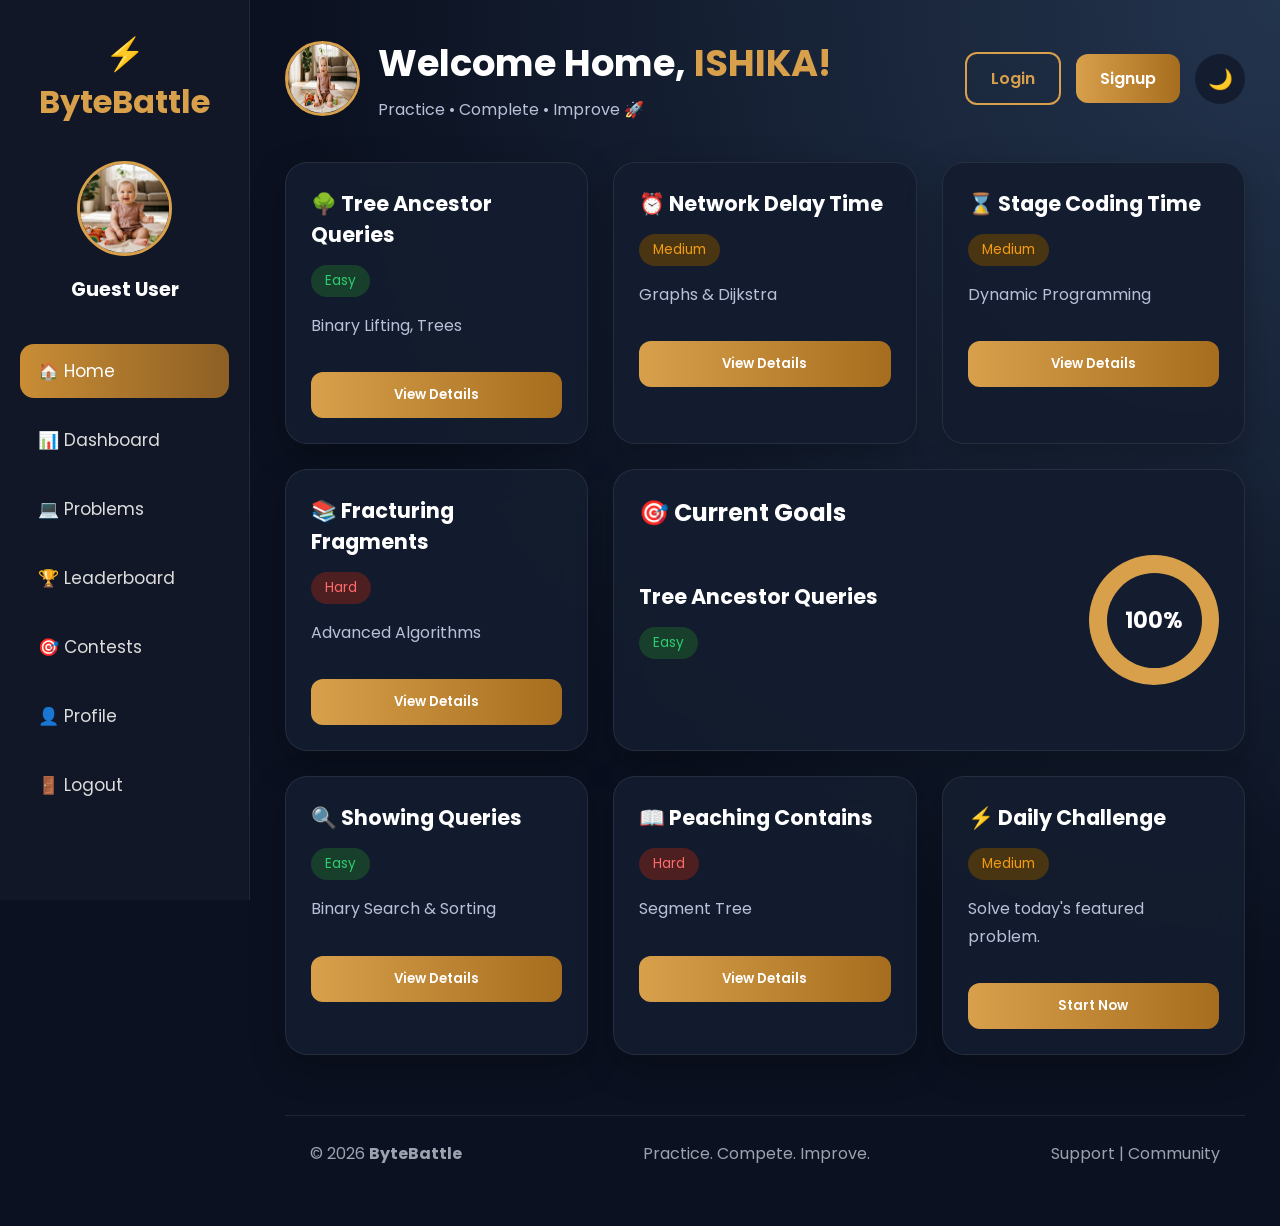
<file: html/index.html>
<!DOCTYPE html>
<html lang="en">

<head>

    <meta charset="UTF-8">

    <meta
        name="viewport"
        content="width=device-width, initial-scale=1.0">

    <title>ByteBattle | Home</title>

    <link
        rel="stylesheet"
        href="../css/style.css">

    <link
        rel="stylesheet"
        href="../css/home.css">

    <link
href="https://fonts.googleapis.com/css2?family=Poppins:wght@300;400;500;600;700&display=swap"
rel="stylesheet">

</head>

<body>



<aside class="sidebar">

    <div class="logo">

        <h2>⚡ ByteBattle</h2>

    </div>

    <div class="profile-box">

        <img
        src="../img/profile.png"
        id="profileImage"
        alt="Profile">

        <h3 id="userName">

            Guest User

        </h3>

    </div>

    <ul class="menu">

        <li class="active">

            <a href="index.html">

                🏠 Home

            </a>

        </li>

        <li>

            <a href="dashboard.html">

                📊 Dashboard

            </a>

        </li>

        <li>

            <a href="problems.html">

                💻 Problems

            </a>

        </li>

        <li>

            <a href="leaderboard.html">

                🏆 Leaderboard

            </a>

        </li>

        <li>

            <a href="contest.html">

                🎯 Contests

            </a>

        </li>

        <li>

            <a href="profile.html">

                👤 Profile

            </a>

        </li>

        <li>

            <a href="login.html"
               id="logoutBtn">

                🚪 Logout

            </a>

        </li>

    </ul>

</aside>


<main class="main-content">

<header class="topbar">

<div class="welcome">

<img
src="../img/profile.png"
class="welcome-avatar">

<div>

<h1>

Welcome Home,

<span id="welcomeName">

ISHIKA!

</span>

</h1>

<p>

Practice • Complete • Improve 🚀

</p>

</div>

</div>

<div class="top-buttons">

<a
href="login.html"
class="login-btn">

Login

</a>

<a
href="signup.html"
class="signup-btn">

Signup

</a>

<button
id="themeToggle">

🌙

</button>

</div>

</header>



<section class="cards">

<div class="card">

<h3>

🌳 Tree Ancestor Queries

</h3>

<span class="easy">

Easy

</span>

<p>

Binary Lifting, Trees

</p>

<button>

View Details

</button>

</div>

<div class="card">

<h3>

⏰ Network Delay Time

</h3>

<span class="medium">

Medium

</span>

<p>

Graphs & Dijkstra

</p>

<button>

View Details

</button>

</div>

<div class="card">

<h3>

⌛ Stage Coding Time

</h3>

<span class="medium">

Medium

</span>

<p>

Dynamic Programming

</p>

<button>

View Details

</button>

</div>

<div class="card">

<h3>

📚 Fracturing Fragments

</h3>

<span class="hard">

Hard

</span>

<p>

Advanced Algorithms

</p>

<button>

View Details

</button>

</div>


<div class="card goal-card">

    <h2>🎯 Current Goals</h2>

    <div class="goal-content">

        <div>

            <h3>Tree Ancestor Queries</h3>

            <span class="easy">
                Easy
            </span>

        </div>

        <div class="circle">

            <div class="circle-inner">

                100%

            </div>

        </div>

    </div>

</div>

<div class="card">

    <h3>

        🔍 Showing Queries

    </h3>

    <span class="easy">

        Easy

    </span>

    <p>

        Binary Search & Sorting

    </p>

    <button>

        View Details

    </button>

</div>

<div class="card">

    <h3>

        📖 Peaching Contains

    </h3>

    <span class="hard">

        Hard

    </span>

    <p>

        Segment Tree

    </p>

    <button>

        View Details

    </button>

</div>

<div class="card">

    <h3>

        ⚡ Daily Challenge

    </h3>

    <span class="medium">

        Medium

    </span>

    <p>

        Solve today's featured problem.

    </p>

    <button>

        Start Now

    </button>

</div>

</section>



<footer class="footer">

    <div>

        © 2026 <strong>ByteBattle</strong>

    </div>

    <div>

        Practice.
        Compete.
        Improve.

    </div>

    <div>

        Support |
        Community

    </div>

</footer>

</main>


<script src="../js/script.js"></script>

<script src="../js/home.js"></script>

</body>

</html>
</file>
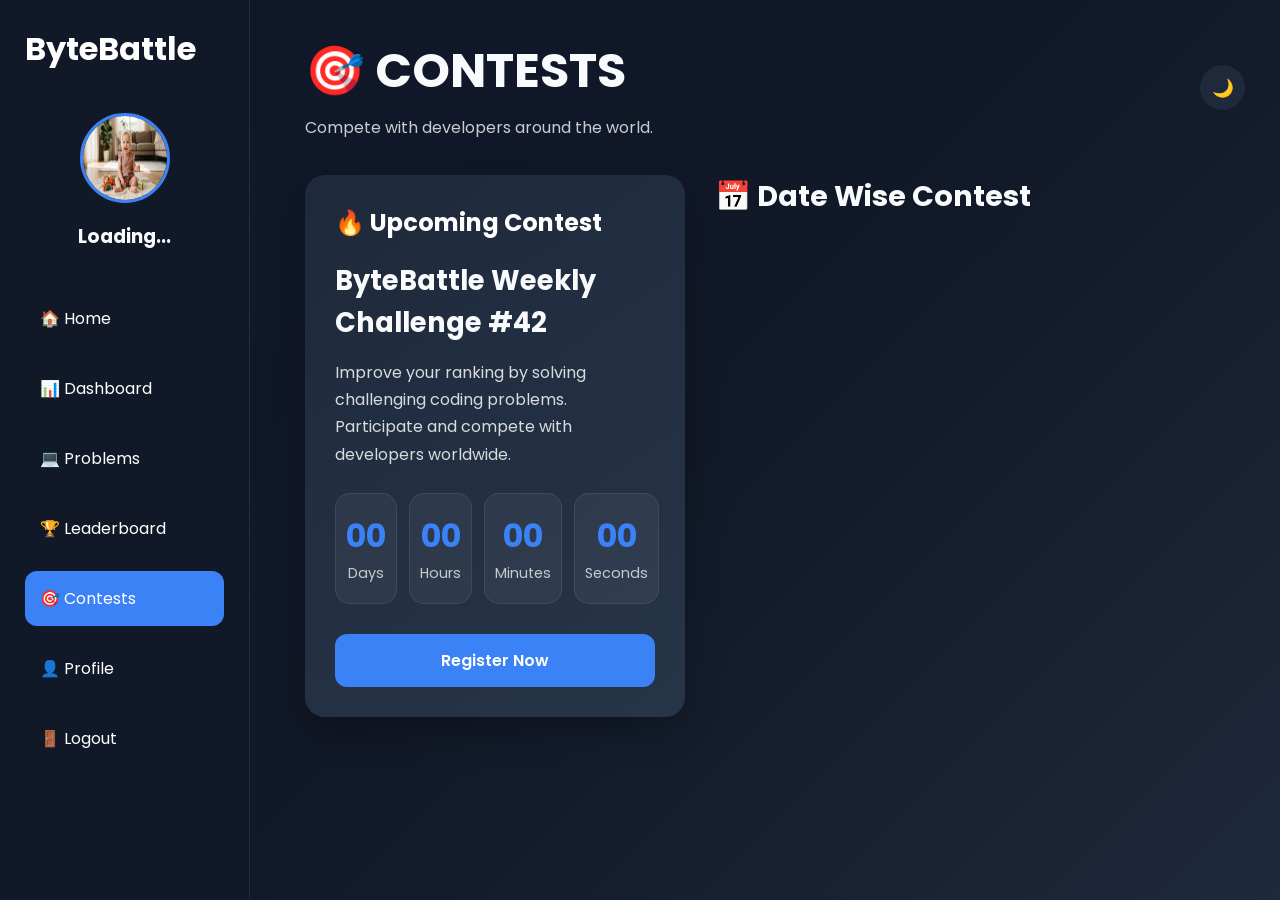
<file: html/contest.html>
<!DOCTYPE html>
<html lang="en">

<head>

    <meta charset="UTF-8">

    <meta
        name="viewport"
        content="width=device-width, initial-scale=1.0">

    <title>ByteBattle | Contests</title>

    <link
        rel="stylesheet"
        href="../css/style.css">

    <link
        rel="stylesheet"
        href="../css/contest.css">

    <link
        href="https://fonts.googleapis.com/css2?family=Poppins:wght@300;400;500;600;700&display=swap"
        rel="stylesheet">

</head>

<body>

<aside class="sidebar">

    <div class="sidebar-logo">

        <h2>ByteBattle</h2>

    </div>

    <div class="sidebar-user">

        <img
            src="../img/profile.png"
            alt="Profile">

        <h3 id="sidebarName">
            Loading...
        </h3>

    </div>

    <ul class="sidebar-links">

        <li>
            <a href="index.html">
                🏠 Home
            </a>
        </li>

        <li>
            <a href="dashboard.html">
                📊 Dashboard
            </a>
        </li>

        <li>
            <a href="problems.html">
                💻 Problems
            </a>
        </li>

        <li>
            <a href="leaderboard.html">
                🏆 Leaderboard
            </a>
        </li>

        <li class="active">

            <a href="contest.html">

                🎯 Contests

            </a>

        </li>

        <li>

            <a href="profile.html">

                👤 Profile

            </a>

        </li>

        <li>

            <a href="#"
               id="logoutBtn">

                🚪 Logout

            </a>

        </li>

    </ul>

</aside>

<main class="contest-page">

    <header class="contest-header">

        <div>

            <h1>

                🎯 CONTESTS

            </h1>

            <p>

                Compete with developers around the world.

            </p>

        </div>

        <button
            id="themeToggle"
            class="theme-btn">

            🌙

        </button>

    </header>

    <div class="contest-layout">


        <section class="contest-left">

            <div class="featured-contest">

                <h2>🔥 Upcoming Contest</h2>

                <h3 id="contestTitle">
                    ByteBattle Weekly Challenge #42
                </h3>

                <p>
                    Improve your ranking by solving challenging coding problems.
                    Participate and compete with developers worldwide.
                </p>

                <div class="countdown">

                    <div class="time-box">
                        <h1 id="days">00</h1>
                        <span>Days</span>
                    </div>

                    <div class="time-box">
                        <h1 id="hours">00</h1>
                        <span>Hours</span>
                    </div>

                    <div class="time-box">
                        <h1 id="minutes">00</h1>
                        <span>Minutes</span>
                    </div>

                    <div class="time-box">
                        <h1 id="seconds">00</h1>
                        <span>Seconds</span>
                    </div>

                </div>

                <button
                    class="register-btn"
                    id="registerBtn">

                    Register Now

                </button>

            </div>

        </section>


        <section class="contest-right">

            <h2 class="section-title">

                📅 Date Wise Contest

            </h2>

            <div id="contestContainer">

            </div>

        </section>

    </div>

</main>

<script src="../js/script.js"></script>
<script src="../js/contest.js"></script>

</body>

</html>
</file>
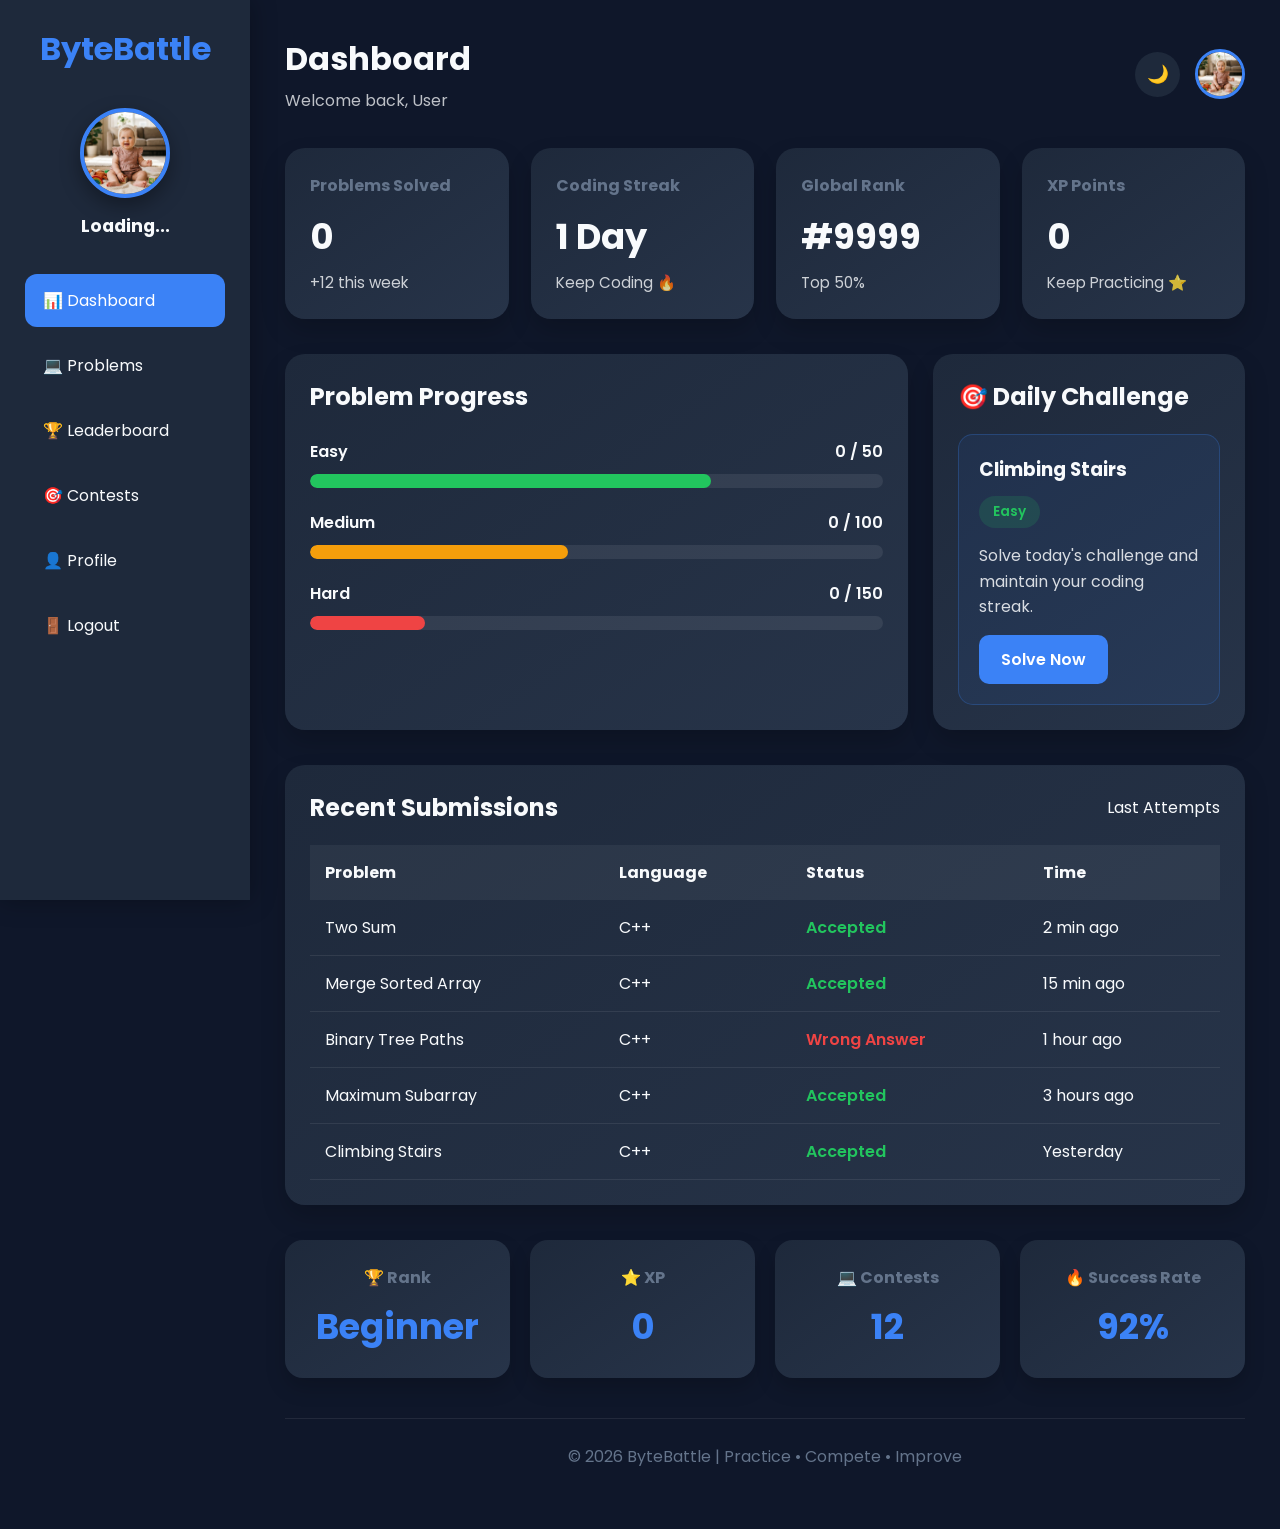
<file: html/dashboard.html>
<!DOCTYPE html>
<html lang="en">

<head>

    <meta charset="UTF-8">

    <meta
        name="viewport"
        content="width=device-width, initial-scale=1.0">

    <title>ByteBattle | Dashboard</title>

    <link
        rel="stylesheet"
        href="../css/style.css">

    <link
        rel="stylesheet"
        href="../css/dashboard.css">

    <link
        href="https://fonts.googleapis.com/css2?family=Poppins:wght@300;400;500;600;700&display=swap"
        rel="stylesheet">

</head>

<body>

<div class="dashboard">

    <aside class="sidebar">

        <div class="sidebar-logo">
           <h2>ByteBattle</h2>
        </div>

        <div class="sidebar-user">
           <img
                src="../img/profile.png"
                class="avatar"
                alt="User">
            

            <h3 id="sidebarName">
                Loading...
            </h3>

        </div>

        <ul class="sidebar-links">
            <li class="active">
                <a href="dashboard.html">
                    📊 Dashboard
                </a>
            </li>

            <li>
                <a href="problems.html">
                    💻 Problems
                </a>
            </li>

            <li>
                <a href="leaderboard.html">
                    🏆 Leaderboard
                </a>
            </li>

            <li>
                <a href="contest.html">
                    🎯 Contests
                </a>
            </li>

            <li>
                <a href="profile.html">
                    👤 Profile
                </a>
            </li>

            <li>
                <a href="#" id="logoutBtn">
                    🚪 Logout
                </a>
            </li>

        </ul>

    </aside>


    <main class="main-content">

        <header class="topbar">

            <div>

                <h1>
                    Dashboard
                </h1>

                <p>
                    Welcome back,
                    <span id="welcomeName">
                        User
                    </span>
                </p>

            </div>

            <div class="top-right">

                <button
                    id="themeToggle"
                    class="theme-btn">

                    🌙

                </button>

                <img
                    src="../img/profile.png"
                    class="top-avatar"
                    alt="Avatar">

            </div>

        </header>


        <section class="stats-grid">

            <div class="stat-card">

                <h3>
                    Problems Solved
                </h3>

                <h1
                    id="totalSolved">

                    0

                </h1>

                <p>
                    +12 this week
                </p>

            </div>

            <div class="stat-card">

                <h3>
                    Coding Streak
                </h3>

                <h1
                    id="streak">

                    1 Day

                </h1>

                <p>
                    Keep Coding 🔥
                </p>

            </div>

            <div class="stat-card">

                <h3>
                    Global Rank
                </h3>

                <h1
                    id="globalRank">

                    #9999

                </h1>

                <p>
                    Top 50%
                </p>

            </div>

            <div class="stat-card">

                <h3>
                    XP Points
                </h3>

                <h1
                    id="xpPoints">

                    0

                </h1>

                <p>
                    Keep Practicing ⭐
                </p>

            </div>

        </section>

        <section class="dashboard-grid">

            <div class="progress-card">

                <h2>
                    Problem Progress
                </h2>

                <div class="progress-box">

                    <div class="progress-title">

                        <span>
                            Easy
                        </span>

                        <span id="easyCount">
                            0 / 50
                        </span>

                    </div>

                    <div class="progress">

                        <div
                            class="progress-fill easy-fill">

                        </div>

                    </div>

                </div>

                <div class="progress-box">

                    <div class="progress-title">

                        <span>
                            Medium
                        </span>

                        <span id="mediumCount">
                            0 / 100
                        </span>

                    </div>

                    <div class="progress">

                        <div
                            class="progress-fill medium-fill">

                        </div>

                    </div>

                </div>

                <div class="progress-box">

                    <div class="progress-title">

                        <span>
                            Hard
                        </span>

                        <span id="hardCount">
                            0 / 150
                        </span>

                    </div>

                    <div class="progress">

                        <div
                            class="progress-fill hard-fill">

                        </div>

                    </div>

                </div>

            </div>

            <div class="challenge-card">

                <h2>
                    🎯 Daily Challenge
                </h2>

                <div class="challenge-box">

                    <h3 id="challengeTitle">
                        Climbing Stairs
                    </h3>

                    <span class="difficulty easy">
                        Easy
                    </span>

                    <p>
                        Solve today's challenge and maintain your coding streak.
                    </p>

                    <a
                        href="problems.html"
                        class="solve-btn">

                        Solve Now

                    </a>

                </div>

            </div>

        </section>

        <section class="submission-card">

            <div class="section-header">

                <h2>
                    Recent Submissions
                </h2>

                <span>
                    Last Attempts
                </span>

            </div>

            <table>

                <thead>

                    <tr>

                        <th>Problem</th>

                        <th>Language</th>

                        <th>Status</th>

                        <th>Time</th>

                    </tr>

                </thead>

                <tbody id="submissionTable">

                    <tr>

                        <td>Two Sum</td>

                        <td>C++</td>

                        <td class="accepted">
                            Accepted
                        </td>

                        <td>2 min ago</td>

                    </tr>

                    <tr>

                        <td>Merge Sorted Array</td>

                        <td>C++</td>

                        <td class="accepted">
                            Accepted
                        </td>

                        <td>15 min ago</td>

                    </tr>

                    <tr>

                        <td>Binary Tree Paths</td>

                        <td>C++</td>

                        <td class="wrong">
                            Wrong Answer
                        </td>

                        <td>1 hour ago</td>

                    </tr>

                    <tr>

                        <td>Maximum Subarray</td>

                        <td>C++</td>

                        <td class="accepted">
                            Accepted
                        </td>

                        <td>3 hours ago</td>

                    </tr>

                    <tr>

                        <td>Climbing Stairs</td>

                        <td>C++</td>

                        <td class="accepted">
                            Accepted
                        </td>

                        <td>Yesterday</td>

                    </tr>

                </tbody>

            </table>

        </section>

        <section class="quick-grid">

            <div class="quick-card">

                <h3>
                    🏆 Rank
                </h3>

                <h1 id="userRank">
                    Beginner
                </h1>

            </div>

            <div class="quick-card">

                <h3>
                    ⭐ XP
                </h3>

                <h1 id="xpValue">
                    0
                </h1>

            </div>

            <div class="quick-card">

                <h3>
                    💻 Contests
                </h3>

                <h1>
                    12
                </h1>

            </div>

            <div class="quick-card">

                <h3>
                    🔥 Success Rate
                </h3>

                <h1>
                    92%
                </h1>

            </div>

        </section>

        <footer class="dashboard-footer">

            <p>

                © 2026 ByteBattle |
                Practice • Compete • Improve

            </p>

        </footer>

    </main>

</div>

<script src="../js/script.js"></script>
<script src="../js/dashboard.js"></script>

</body>
</html>
</file>
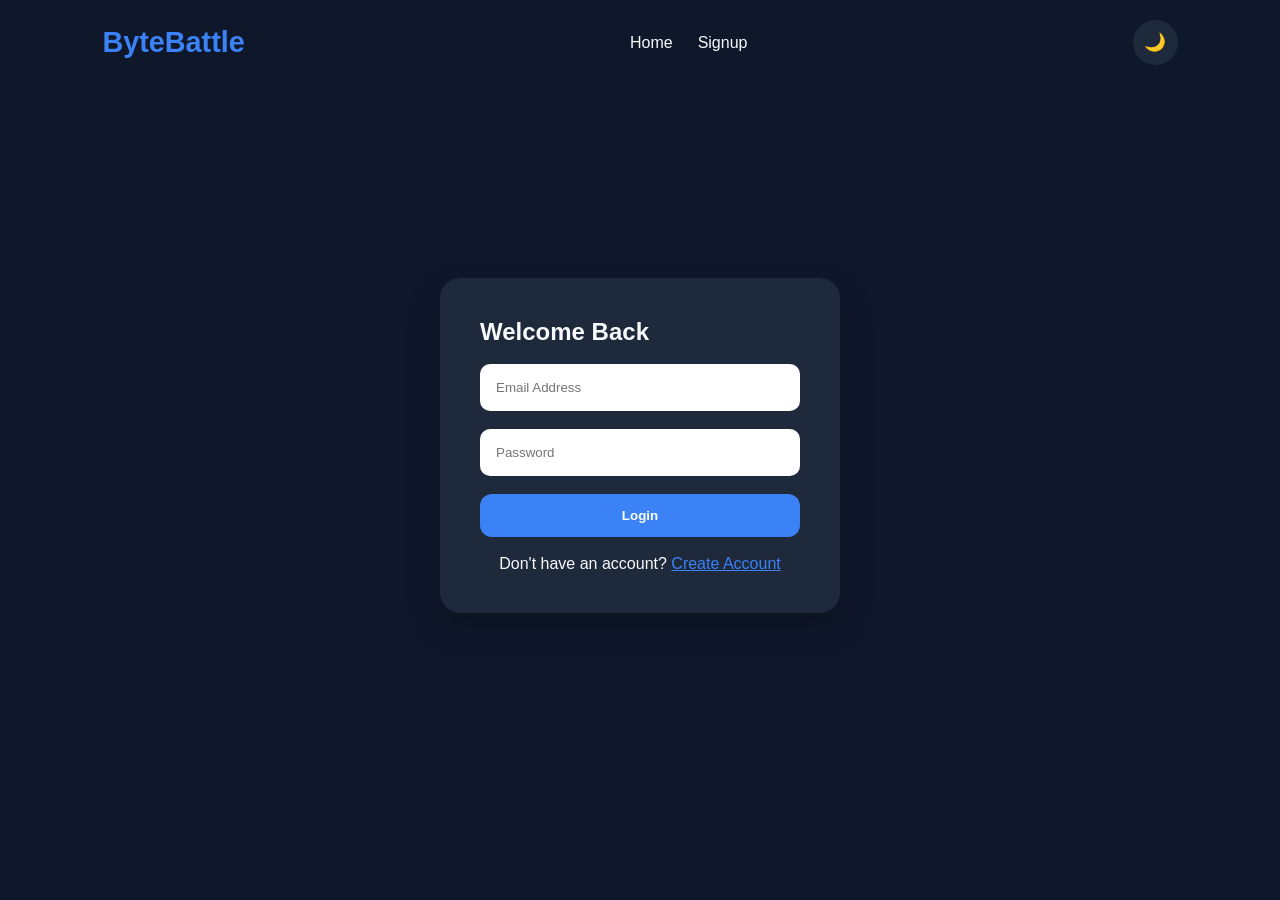
<file: html/login.html>
<!DOCTYPE html>
<html lang="en">

<head>

<meta charset="UTF-8">
<meta name="viewport" content="width=device-width, initial-scale=1.0">

<title>Login - ByteBattle</title>

<link rel="stylesheet" href="../css/style.css">

</head>

<body>

<nav class="navbar">

    <div class="logo">ByteBattle</div>

    <ul class="nav-links">
        <li><a href="index.html">Home</a></li>
        <li><a href="signup.html">Signup</a></li>
    </ul>

    <button id="themeToggle">🌙</button>

</nav>

<div class="auth-container">

    <form id="loginForm" class="auth-box">

        <h2>Welcome Back</h2>

        <input
            type="email"
            id="loginEmail"
            placeholder="Email Address"
            required>

        <input
            type="password"
            id="loginPassword"
            placeholder="Password"
            required>

        <button
            type="submit"
            class="btn primary-btn">

            Login

        </button>

        <p>
            Don't have an account?

            <a href="signup.html">
                Create Account
            </a>
        </p>

    </form>

</div>

<script src="../js/script.js"></script>

</body>

</html>
</file>
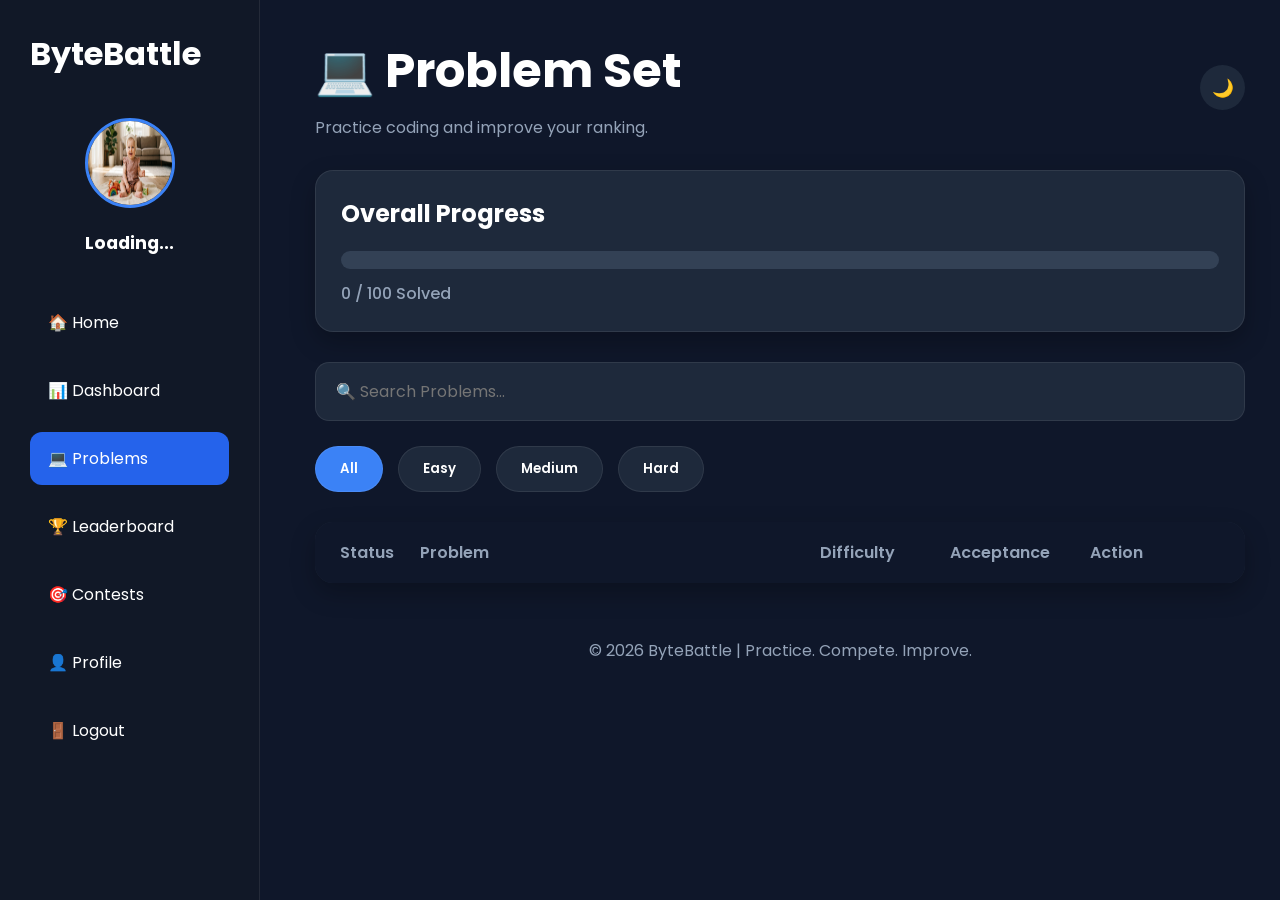
<file: html/problems.html>
<!DOCTYPE html>
<html lang="en">

<head>

    <meta charset="UTF-8">

    <meta
        name="viewport"
        content="width=device-width, initial-scale=1.0">

    <title>ByteBattle | Problems</title>

    <link
        rel="stylesheet"
        href="../css/style.css">

    <link
        rel="stylesheet"
        href="../css/problems.css">

    <link
href="https://fonts.googleapis.com/css2?family=Poppins:wght@300;400;500;600;700&display=swap"
rel="stylesheet">

</head>

<body>


<aside class="sidebar">

    <div class="sidebar-logo">

        <h2>ByteBattle</h2>

    </div>

    <div class="sidebar-user">

        <img
        src="../img/profile.png"
        class="avatar">

        <h3 id="sidebarName">

            Loading...

        </h3>

    </div>

    <ul class="sidebar-links">

        <li>

            <a href="index.html">

                🏠 Home

            </a>

        </li>

        <li>

            <a href="dashboard.html">

                📊 Dashboard

            </a>

        </li>

        <li class="active">

            <a href="problems.html">

                💻 Problems

            </a>

        </li>

        <li>

            <a href="leaderboard.html">

                🏆 Leaderboard

            </a>

        </li>

        <li>

            <a href="contest.html">

                🎯 Contests

            </a>

        </li>

        <li>

            <a href="profile.html">

                👤 Profile

            </a>

        </li>

        <li>

            <a href="#"
               id="logoutBtn">

                🚪 Logout

            </a>

        </li>

    </ul>

</aside>



<main class="main-content">

<header class="problem-header">

<div>

<h1>

💻 Problem Set

</h1>

<p>

Practice coding and improve your ranking.

</p>

</div>

<button
id="themeToggle"
class="theme-btn">

🌙

</button>

</header>



<section class="progress-card">

<h2>

Overall Progress

</h2>

<div class="progress-bar">

<div
id="progressFill"
class="progress-fill">

</div>

</div>

<p id="progressText">

0 / 100 Solved

</p>

</section>



<section class="search-box">

<input

type="text"

id="searchInput"

placeholder="🔍 Search Problems...">

</section>



<section class="filter-buttons">

<button
class="filter-btn active"
data-filter="all">

All

</button>

<button
class="filter-btn"
data-filter="easy">

Easy

</button>

<button
class="filter-btn"
data-filter="medium">

Medium

</button>

<button
class="filter-btn"
data-filter="hard">

Hard

</button>

</section>


<section class="problem-section">

    <div class="table-header">

        <div>Status</div>

        <div>Problem</div>

        <div>Difficulty</div>

        <div>Acceptance</div>

        <div>Action</div>

    </div>

    <div
        id="problemContainer"
        class="problem-list">

     

    </div>

</section>



<footer class="footer">

    <p>

        © 2026 ByteBattle |
        Practice. Compete. Improve.

    </p>

</footer>

</main>


<script src="../js/script.js"></script>
<script src="../js/problems.js"></script>

</body>

</html>
</file>
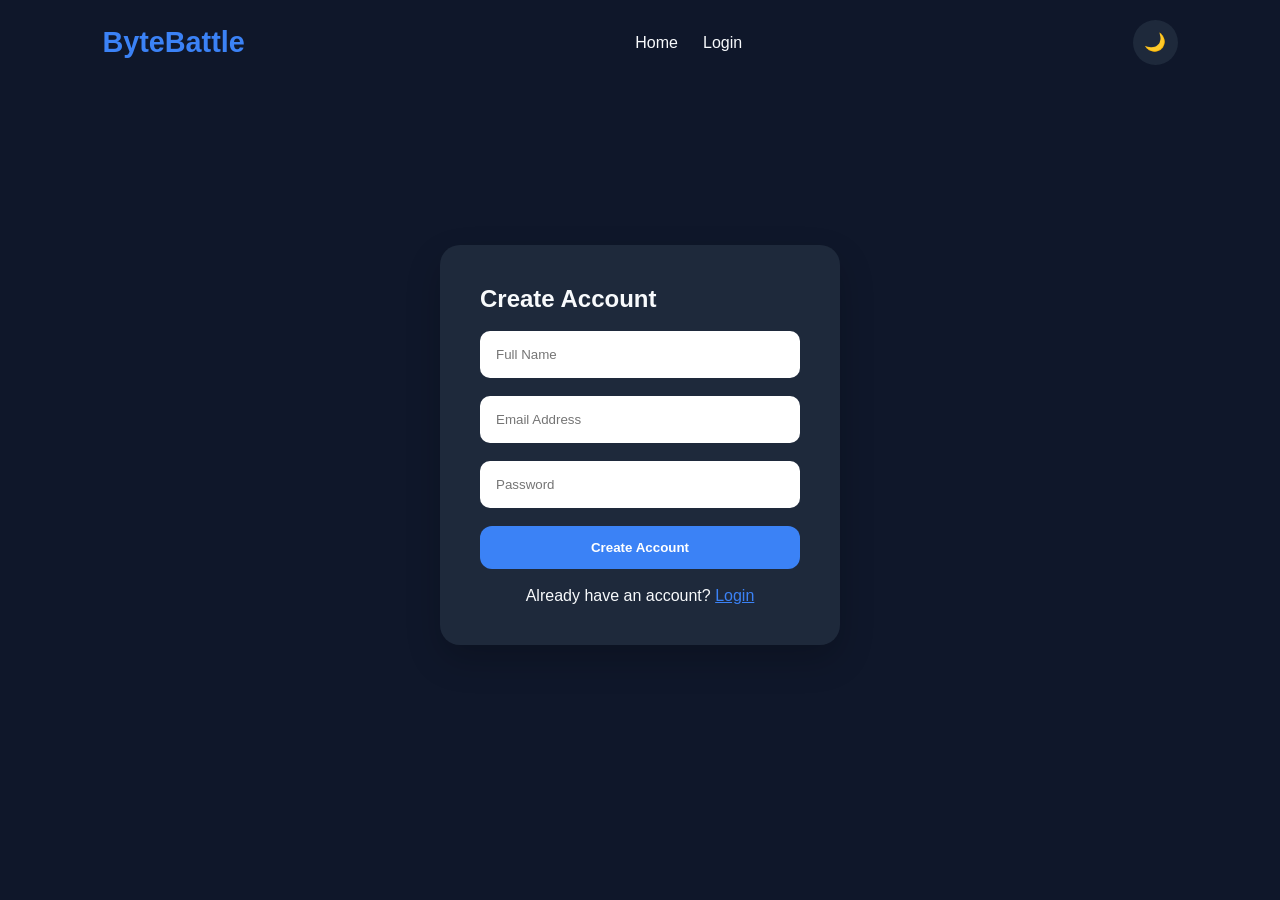
<file: html/profile.html>
<!DOCTYPE html>
<html lang="en">

<head>

    <meta charset="UTF-8">

    <meta
        name="viewport"
        content="width=device-width, initial-scale=1.0">

    <title>ByteBattle | Profile</title>

    <link
        rel="stylesheet"
        href="../css/profile.css">

    <link
        rel="stylesheet"
        href="https://cdnjs.cloudflare.com/ajax/libs/font-awesome/6.6.0/css/all.min.css">

</head>

<body>

<div class="container">

    <div class="profile-card">

        <img
            src="../img/profile.png"
            class="avatar"
            alt="Profile">

        <h1 id="userName">
            Loading...
        </h1>

        <p id="userEmail"></p>

        <div class="stats">

            <div class="stat">

                <h2 id="problemsSolved">
                    0
                </h2>

                <p>Problems Solved</p>

            </div>

            <div class="stat">

                <h2 id="userXP">
                    0
                </h2>

                <p>XP</p>

            </div>

            <div class="stat">

                <h2 id="userRank">
                    Beginner
                </h2>

                <p>Rank</p>

            </div>

        </div>

        <div class="info">

            <p>

                <strong>Username:</strong>

                <span id="username">
                    -
                </span>

            </p>

            <p>

                <strong>Joined:</strong>

                <span id="joinDate">
                    -
                </span>

            </p>

        </div>

        <div class="buttons">

            <a
                href="leaderboard.html"
                class="btn">

                🏆 Leaderboard

            </a>

            <a
                href="index.html"
                class="btn">

                💻 Solve Problems

            </a>

        </div>

    </div>

</div>

<script src="../js/profile.js"></script>

</body>

</html>
</file>
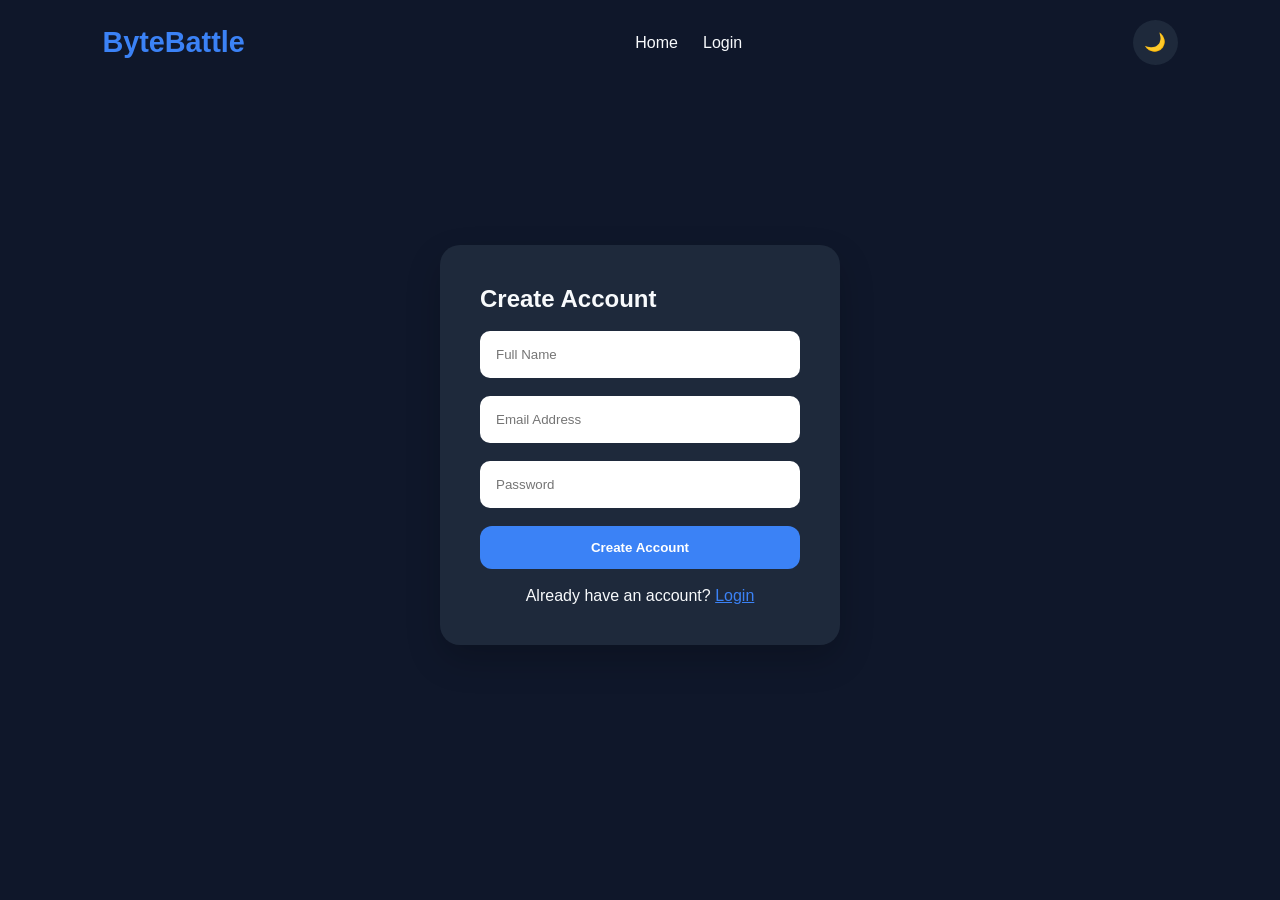
<file: html/signup.html>
<!DOCTYPE html>
<html lang="en">

<head>
    <meta charset="UTF-8">
    <meta name="viewport" content="width=device-width, initial-scale=1.0">
    <title>Signup - ByteBattle</title>

    <link rel="stylesheet" href="../css/style.css">
</head>

<body>

    <nav class="navbar">

        <div class="logo">ByteBattle</div>

        <ul class="nav-links">
            <li><a href="index.html">Home</a></li>
            <li><a href="login.html">Login</a></li>
        </ul>

        <button id="themeToggle">🌙</button>

    </nav>

    <div class="auth-container">


        <form id="signupForm" class="auth-box">

            <h2>Create Account</h2>

            <input
                type="text"
                id="name"
                placeholder="Full Name"
                required>

            <input
                type="email"
                id="email"
                placeholder="Email Address"
                required>

            <input
                type="password"
                id="password"
                placeholder="Password"
                required>

            <button
                type="submit"
                class="btn primary-btn">
                Create Account
            </button>

            <p>
                Already have an account?
                <a href="login.html">Login</a>
            </p>

        </form>

    </div>

    <script src="../js/script.js"></script>

</body>

</html>
</file>
<file: css/style.css>
:root{
    --bg:#0f172a;
    --card:#1e293b;
    --text:#f8fafc;
    --accent:#3b82f6;
    --secondary:#64748b;
}

.light{
    --bg:#f8fafc;
    --card:#ffffff;
    --text:#0f172a;
    --accent:#2563eb;
    --secondary:#94a3b8;
}

*{
    margin:0;
    padding:0;
    box-sizing:border-box;
    font-family:'Poppins',sans-serif;
}

body{
    background:var(--bg);
    color:var(--text);
    min-height:100vh;
    transition:.3s;
}

.navbar{
    display:flex;
    justify-content:space-between;
    align-items:center;
    padding:20px 8%;
    position:sticky;
    top:0;
    background:var(--bg);
    z-index:1000;
}

.logo{
    font-size:1.8rem;
    font-weight:700;
    color:var(--accent);
}

.nav-links{
    display:flex;
    gap:25px;
    list-style:none;
}

.nav-links a{
    color:var(--text);
    text-decoration:none;
}

.nav-links a:hover{
    color:var(--accent);
}

#themeToggle{
    width:45px;
    height:45px;
    border:none;
    border-radius:50%;
    cursor:pointer;
    background:var(--card);
    color:var(--text);
    font-size:1.1rem;
    transition:0.3s;
}

#themeToggle:hover{
    transform:rotate(180deg);
}
.hero{
    min-height:85vh;
    display:flex;
    justify-content:center;
    align-items:center;
    text-align:center;
    padding:20px;
}

.hero-content{
    max-width:800px;
}

.hero h1{
    font-size:4rem;
    margin-bottom:20px;
    line-height:1.2;
}

.hero p{
    font-size:1.1rem;
    line-height:1.8;
    margin-bottom:30px;
}

.hero-buttons{
    display:flex;
    justify-content:center;
    gap:20px;
}

.btn{
    display:inline-block;
    padding:14px 30px;
    border-radius:12px;
    text-decoration:none;
    font-weight:600;
    transition:0.3s;
}

.btn:hover{
    transform:translateY(-3px);
}

.primary-btn{
    background:var(--accent);
    color:white;
}

.secondary-btn{
    border:1px solid var(--accent);
    color:var(--accent);
}

.features{
    width:90%;
    margin:auto;
    display:grid;
    grid-template-columns:repeat(auto-fit,minmax(250px,1fr));
    gap:25px;
    padding:50px 0;
}

.feature-card{
    background:var(--card);
    padding:30px;
    border-radius:18px;
    transition:0.3s;
    box-shadow:0 10px 25px rgba(0,0,0,.15);
}

.feature-card:hover{
    transform:translateY(-8px);
}

.feature-card h3{
    margin-bottom:10px;
}

.auth-container{
    display:flex;
    justify-content:center;
    align-items:center;
    min-height:80vh;
}

.auth-box{
    width:400px;
    background:var(--card);
    padding:40px;
    border-radius:20px;
    display:flex;
    flex-direction:column;
    gap:18px;
    box-shadow:0 15px 35px rgba(0,0,0,.2);
}

.auth-box input{
    padding:14px;
    border:2px solid transparent;
    border-radius:10px;
    outline:none;
    transition:.3s;
}

.auth-box input:focus{
    border-color:var(--accent);
}

.auth-box button{
    border:none;
    cursor:pointer;
}

.auth-box p{
    text-align:center;
}

.auth-box a{
    color:var(--accent);
}

@media(max-width:768px){

    .navbar{
        flex-direction:column;
        gap:20px;
    }

    .hero h1{
        font-size:2.3rem;
    }

    .hero-buttons{
        flex-direction:column;
    }

    .auth-box{
        width:90%;
    }
}

html{
    scroll-behavior:smooth;
}

::selection{
    background:var(--accent);
    color:white;
}
</file>
<file: css/home.css>
@import url('https://fonts.googleapis.com/css2?family=Poppins:wght@300;400;500;600;700&display=swap');


:root{

    --bg:#0b1120;
    --card:#141d2f;
    --sidebar:#111827;
    --text:#ffffff;
    --secondary:#b8c1d9;

    --gold:#d8a04b;
    --gold-dark:#a66d1e;

    --easy:#2ecc71;
    --medium:#f39c12;
    --hard:#e74c3c;

    --border:rgba(255,255,255,.08);

}

*{

    margin:0;
    padding:0;
    box-sizing:border-box;
    font-family:'Poppins',sans-serif;

}

body{

    background:
    radial-gradient(circle at top right,#23344d 0%,#0b1120 55%);

    color:var(--text);

    overflow-x:hidden;

}


.sidebar{

    position:fixed;

    left:0;
    top:0;

    width:250px;
    height:100vh;

    background:rgba(18,25,40,.95);

    backdrop-filter:blur(18px);

    border-right:1px solid var(--border);

    padding:30px 20px;

}

.logo{

    text-align:center;

    margin-bottom:35px;

}

.logo h2{

    color:var(--gold);

    font-size:2rem;

}

.profile-box{

    text-align:center;

    margin-bottom:40px;

}

.profile-box img{

    width:95px;
    height:95px;

    border-radius:50%;

    object-fit:cover;

    border:3px solid var(--gold);

    margin-bottom:12px;

}

.profile-box h3{

    font-size:1.2rem;

}


.menu{

    list-style:none;

}

.menu li{

    margin:15px 0;

}

.menu a{

    display:block;

    padding:14px 18px;

    color:#ddd;

    text-decoration:none;

    border-radius:14px;

    transition:.3s;

    font-size:17px;

}

.menu a:hover{

    background:rgba(216,160,75,.18);

    color:white;

}

.menu .active a{

    background:linear-gradient(
        90deg,
        #c98d35,
        #8d5f24
    );

    color:#fff;

}



.main-content{

    margin-left:250px;

    min-height:100vh;

    padding:35px;

}


.topbar{

    display:flex;

    justify-content:space-between;

    align-items:center;

    margin-bottom:40px;

    flex-wrap:wrap;

    gap:20px;

}

.welcome{

    display:flex;

    align-items:center;

    gap:18px;

}

.welcome-avatar{

    width:75px;

    height:75px;

    border-radius:50%;

    border:3px solid var(--gold);

}

.welcome h1{

    font-size:2.3rem;

    margin-bottom:6px;

}

.welcome p{

    color:var(--secondary);

}

#welcomeName{

    color:var(--gold);

}


.top-buttons{

    display:flex;

    align-items:center;

    gap:15px;

}

.login-btn,
.signup-btn{

    text-decoration:none;

    padding:12px 24px;

    border-radius:12px;

    font-weight:600;

    transition:.3s;

}

.login-btn{

    border:2px solid var(--gold);

    color:var(--gold);

}

.login-btn:hover{

    background:var(--gold);

    color:#111;

}

.signup-btn{

    background:linear-gradient(
        90deg,
        #d8a04b,
        #a66d1e
    );

    color:white;

}

.signup-btn:hover{

    transform:translateY(-3px);

}

#themeToggle{

    width:50px;

    height:50px;

    border:none;

    border-radius:50%;

    cursor:pointer;

    font-size:20px;

    background:var(--card);

    color:white;

    transition:.3s;

}

#themeToggle:hover{

    transform:rotate(180deg);

}


.cards{

    display:grid;

    grid-template-columns:repeat(auto-fit,minmax(300px,1fr));

    gap:25px;

}


.card{

    background:rgba(20,29,47,.95);

    backdrop-filter:blur(15px);

    border:1px solid rgba(255,255,255,.08);

    border-radius:22px;

    padding:25px;

    transition:.35s;

    box-shadow:

    0 12px 35px rgba(0,0,0,.25);

}

.card:hover{

    transform:translateY(-8px);

    border-color:var(--gold);

    box-shadow:

    0 18px 45px rgba(0,0,0,.4);

}

.card h3{

    margin-bottom:15px;

    font-size:1.3rem;

}

.card p{

    color:var(--secondary);

    line-height:1.7;

    margin:15px 0;

}


.easy{

    display:inline-block;

    background:#183f2b;

    color:#2ecc71;

    padding:6px 14px;

    border-radius:20px;

    font-size:.85rem;

}

.medium{

    display:inline-block;

    background:#4a3512;

    color:#f39c12;

    padding:6px 14px;

    border-radius:20px;

    font-size:.85rem;

}

.hard{

    display:inline-block;

    background:#4d1f21;

    color:#ff6b6b;

    padding:6px 14px;

    border-radius:20px;

    font-size:.85rem;

}



.card button{

    width:100%;

    border:none;

    cursor:pointer;

    margin-top:18px;

    padding:13px;

    border-radius:12px;

    background:linear-gradient(
        90deg,
        #d8a04b,
        #a66d1e
    );

    color:white;

    font-weight:600;

    transition:.3s;

}

.card button:hover{

    transform:scale(1.03);

}



.goal-card{

    grid-column:span 2;

}

.goal-content{

    display:flex;

    justify-content:space-between;

    align-items:center;

    margin-top:25px;

}

.circle{

    width:130px;

    height:130px;

    border-radius:50%;

    background:conic-gradient(

        var(--gold) 0deg,

        var(--gold) 360deg,

        rgba(255,255,255,.08) 360deg

    );

    display:flex;

    justify-content:center;

    align-items:center;

}

.circle-inner{

    width:95px;

    height:95px;

    border-radius:50%;

    background:var(--card);

    display:flex;

    justify-content:center;

    align-items:center;

    font-size:22px;

    font-weight:700;

}


.footer{

    margin-top:60px;

    padding:25px;

    border-top:1px solid rgba(255,255,255,.08);

    display:flex;

    justify-content:space-between;

    align-items:center;

    color:#9ca3af;

    flex-wrap:wrap;

    gap:15px;

}



::-webkit-scrollbar{

    width:10px;

}

::-webkit-scrollbar-track{

    background:#0b1120;

}

::-webkit-scrollbar-thumb{

    background:#b88635;

    border-radius:20px;

}

::-webkit-scrollbar-thumb:hover{

    background:#d8a04b;

}


.card{

    animation:fadeUp .7s ease;

}

@keyframes fadeUp{

    from{

        opacity:0;

        transform:translateY(35px);

    }

    to{

        opacity:1;

        transform:translateY(0);

    }

}



@media(max-width:1100px){

    .goal-card{

        grid-column:span 1;

    }

}

@media(max-width:900px){

    .sidebar{

        width:85px;

        padding:20px 10px;

    }

    .logo h2{

        font-size:1.2rem;

    }

    .profile-box h3{

        display:none;

    }

    .profile-box img{

        width:55px;

        height:55px;

    }

    .menu a{

        font-size:14px;

        padding:12px;

    }

    .main-content{

        margin-left:85px;

    }

}

@media(max-width:768px){

    .topbar{

        flex-direction:column;

        align-items:flex-start;

    }

    .welcome{

        flex-direction:column;

        align-items:flex-start;

    }

    .top-buttons{

        width:100%;

        justify-content:flex-start;

        flex-wrap:wrap;

    }

    .goal-content{

        flex-direction:column;

        gap:25px;

    }

    .footer{

        flex-direction:column;

        text-align:center;

    }

}

@media(max-width:600px){

    .sidebar{

        display:none;

    }

    .main-content{

        margin-left:0;

        padding:20px;

    }

    .cards{

        grid-template-columns:1fr;

    }

    .welcome h1{

        font-size:1.8rem;

    }

    .login-btn,
    .signup-btn{

        width:100%;

        text-align:center;

    }

}



.card h3{

    transition:.3s;

}

.card:hover h3{

    color:var(--gold);

}

.card:hover{

    cursor:pointer;

}

.menu a{

    position:relative;

    overflow:hidden;

}

.menu a::before{

    content:"";

    position:absolute;

    left:-100%;

    top:0;

    width:100%;

    height:100%;

    background:rgba(255,255,255,.08);

    transition:.4s;

}

.menu a:hover::before{

    left:100%;

}
</file>
<file: css/contest.css>
:root{
    --bg:#0f172a;
    --card:#1e293b;
    --card2:#273549;
    --text:#f8fafc;
    --accent:#3b82f6;
    --green:#22c55e;
    --yellow:#f59e0b;
    --red:#ef4444;
}

body{
    background:linear-gradient(135deg,#0f172a,#111827,#1e293b);
    color:var(--text);
    font-family:'Poppins',sans-serif;
}


.sidebar{
    position:fixed;
    left:0;
    top:0;
    width:250px;
    height:100vh;
    background:#111827;
    border-right:1px solid rgba(255,255,255,.08);
    padding:25px;
}

.sidebar-logo{
    margin-bottom:40px;
}

.sidebar-logo h2{
    font-size:2rem;
    color:white;
}

.sidebar-user{
    text-align:center;
    margin-bottom:40px;
}

.sidebar-user img{
    width:90px;
    height:90px;
    border-radius:50%;
    border:3px solid var(--accent);
}

.sidebar-user h3{
    margin-top:12px;
}

.sidebar-links{
    list-style:none;
}

.sidebar-links li{
    margin-bottom:15px;
}

.sidebar-links a{
    display:block;
    text-decoration:none;
    color:white;
    padding:15px;
    border-radius:12px;
    transition:.3s;
}

.sidebar-links a:hover,
.sidebar-links .active a{
    background:var(--accent);
}


.contest-page{
    margin-left:270px;
    padding:35px;
}

.contest-header{
    display:flex;
    justify-content:space-between;
    align-items:center;
    margin-bottom:35px;
}

.contest-header h1{
    font-size:3rem;
}

.contest-header p{
    margin-top:8px;
    opacity:.8;
}

.theme-btn{
    width:55px;
    height:55px;
    border:none;
    border-radius:50%;
    cursor:pointer;
    background:var(--card);
    color:white;
    font-size:1.2rem;
}

.contest-layout{
    display:grid;
    grid-template-columns:380px 1fr;
    gap:30px;
}


.featured-contest{
    background:linear-gradient(145deg,var(--card),var(--card2));
    padding:30px;
    border-radius:20px;
    box-shadow:0 15px 35px rgba(0,0,0,.25);
}

.featured-contest h2{
    margin-bottom:20px;
    color:#fff;
}

.featured-contest h3{
    font-size:1.7rem;
    margin-bottom:15px;
}

.featured-contest p{
    line-height:1.7;
    opacity:.85;
    margin-bottom:25px;
}

.countdown{
    display:grid;
    grid-template-columns:repeat(4,1fr);
    gap:12px;
    margin-bottom:30px;
}

.time-box{
    background:rgba(255,255,255,.05);
    border:1px solid rgba(255,255,255,.08);
    border-radius:15px;
    text-align:center;
    padding:18px 10px;
}

.time-box h1{
    font-size:2rem;
    color:var(--accent);
}

.time-box span{
    opacity:.75;
    font-size:.9rem;
}


.register-btn,
.leaderboard-btn{

    border:none;
    cursor:pointer;
    border-radius:12px;
    padding:14px 22px;
    font-size:1rem;
    font-weight:600;
    transition:.3s;

}

.register-btn{

    width:100%;
    background:var(--accent);
    color:#fff;

}

.register-btn:hover{

    transform:translateY(-3px);
    box-shadow:0 10px 25px rgba(59,130,246,.35);

}

.leaderboard-btn{

    background:#1f2937;
    color:#fff;
    border:1px solid rgba(255,255,255,.08);

}

.leaderboard-btn:hover{

    background:var(--accent);

}

.section-title{

    margin-bottom:25px;
    font-size:1.8rem;

}

#contestContainer{

    display:flex;
    flex-direction:column;
    gap:20px;

}

.contest-card{

    background:linear-gradient(145deg,var(--card),var(--card2));
    border-radius:18px;
    padding:25px;
    display:flex;
    justify-content:space-between;
    align-items:center;
    transition:.3s;
    border:1px solid rgba(255,255,255,.08);

}

.contest-card:hover{

    transform:translateY(-5px);
    border-color:var(--accent);
    box-shadow:0 15px 30px rgba(0,0,0,.25);

}

.contest-info h3{

    margin-bottom:10px;

}

.contest-info p{

    opacity:.8;
    margin-bottom:6px;

}

.status{

    display:inline-block;
    margin-top:10px;
    padding:6px 14px;
    border-radius:20px;
    font-size:.85rem;
    font-weight:600;

}

.upcoming{

    background:rgba(34,197,94,.15);
    color:#22c55e;

}

.live{

    background:rgba(245,158,11,.15);
    color:#f59e0b;

}

.ended{

    background:rgba(239,68,68,.15);
    color:#ef4444;

}


.featured-contest,
.contest-card{

    animation:fadeUp .6s ease;

}

@keyframes fadeUp{

    from{

        opacity:0;
        transform:translateY(30px);

    }

    to{

        opacity:1;
        transform:translateY(0);

    }

}


@media(max-width:1100px){

    .contest-layout{

        grid-template-columns:1fr;

    }

}

@media(max-width:900px){

    .sidebar{

        width:80px;

    }

    .sidebar-logo h2,
    .sidebar-user h3{

        display:none;

    }

    .sidebar-user img{

        width:50px;
        height:50px;

    }

    .contest-page{

        margin-left:90px;

    }

}

@media(max-width:700px){

    .contest-card{

        flex-direction:column;
        align-items:flex-start;
        gap:20px;

    }

    .countdown{

        grid-template-columns:repeat(2,1fr);

    }

}

@media(max-width:500px){

    .sidebar{

        display:none;

    }

    .contest-page{

        margin-left:0;
        padding:20px;

    }

    .contest-header h1{

        font-size:2rem;

    }

}
</file>
<file: css/dashboard.css>
:root{
    --bg:#0f172a;
    --card:#1e293b;
    --card2:#273449;
    --text:#f8fafc;
    --accent:#3b82f6;
    --secondary:#64748b;
    --green:#22c55e;
    --red:#ef4444;
    --yellow:#f59e0b;
    --purple:#8b5cf6;
}

.light{
    --bg:#f1f5f9;
    --card:#ffffff;
    --card2:#f8fafc;
    --text:#0f172a;
    --accent:#2563eb;
    --secondary:#64748b;
}

*{
    margin:0;
    padding:0;
    box-sizing:border-box;
    font-family:'Poppins',sans-serif;
}

body{
    background:var(--bg);
    color:var(--text);
}

.dashboard{
    display:flex;
    min-height:100vh;
}

.sidebar{
    width:250px;
    background:var(--card);
    position:fixed;
    left:0;
    top:0;
    bottom:0;
    padding:25px;
    box-shadow:0 0 25px rgba(0,0,0,.3);
}

.sidebar-logo{
    text-align:center;
    margin-bottom:35px;
}

.sidebar-logo h2{
    color:var(--accent);
    font-size:2rem;
    font-weight:700;
}

.sidebar-user{
    text-align:center;
    margin-bottom:35px;
}

.sidebar-user img{
    width:90px;
    height:90px;
    border-radius:50%;
    object-fit:cover;
    border:4px solid var(--accent);
}

.sidebar-user h3{
    margin-top:12px;
    font-size:1.1rem;
}

.sidebar-links{
    list-style:none;
}

.sidebar-links li{
    margin:12px 0;
}

.sidebar-links a{
    display:block;
    text-decoration:none;
    color:var(--text);
    padding:14px 18px;
    border-radius:12px;
    transition:.3s;
}

.sidebar-links a:hover{
    background:var(--accent);
    color:#fff;
}

.sidebar-links .active a{
    background:var(--accent);
    color:#fff;
}


.main-content{
    flex:1;
    margin-left:250px;
    padding:35px;
}

.topbar{
    display:flex;
    justify-content:space-between;
    align-items:center;
    margin-bottom:35px;
}

.topbar h1{
    font-size:2rem;
    font-weight:700;
}

.topbar p{
    opacity:.75;
    margin-top:5px;
}

.theme-btn{
    width:50px;
    height:50px;
    border:none;
    border-radius:50%;
    background:var(--card);
    color:var(--text);
    cursor:pointer;
    font-size:1.2rem;
    transition:.3s;
}

.theme-btn:hover{
    transform:rotate(20deg) scale(1.08);
}


.stats-grid{
    display:grid;
    grid-template-columns:repeat(auto-fit,minmax(220px,1fr));
    gap:22px;
    margin-bottom:35px;
}

.stat-card{
    background:linear-gradient(145deg,var(--card),var(--card2));
    padding:25px;
    border-radius:20px;
    box-shadow:0 12px 25px rgba(0,0,0,.18);
    transition:.3s;
}

.stat-card:hover{
    transform:translateY(-8px);
}

.stat-card h3{
    color:var(--secondary);
    font-size:1rem;
    margin-bottom:12px;
}

.stat-card h1{
    font-size:2.2rem;
    margin-bottom:8px;
}

.stat-card p{
    font-size:.95rem;
    opacity:.8;
}

.stat-blue{
    border-left:6px solid var(--accent);
}

.stat-green{
    border-left:6px solid var(--green);
}

.stat-yellow{
    border-left:6px solid var(--yellow);
}

.stat-purple{
    border-left:6px solid var(--purple);
}


.dashboard-grid{
    display:grid;
    grid-template-columns:2fr 1fr;
    gap:25px;
    margin-bottom:35px;
}


.progress-card{
    background:linear-gradient(145deg,var(--card),var(--card2));
    padding:25px;
    border-radius:20px;
    box-shadow:0 12px 25px rgba(0,0,0,.18);
}

.progress-card h2{
    margin-bottom:25px;
    font-size:1.5rem;
}

.progress-box{
    margin-bottom:22px;
}

.progress-title{
    display:flex;
    justify-content:space-between;
    margin-bottom:10px;
    font-weight:600;
}

.progress{
    width:100%;
    height:14px;
    background:rgba(255,255,255,.08);
    border-radius:20px;
    overflow:hidden;
}

.progress-fill{
    height:100%;
    width:0%;
    border-radius:20px;
    transition:width .8s ease;
}

.easy-fill{
    width:70%;
    background:#22c55e;
}

.medium-fill{
    width:45%;
    background:#f59e0b;
}

.hard-fill{
    width:20%;
    background:#ef4444;
}


.challenge-card{
    background:linear-gradient(145deg,var(--card),var(--card2));
    border-radius:20px;
    padding:25px;
    box-shadow:0 12px 25px rgba(0,0,0,.18);
}

.challenge-card h2{
    margin-bottom:20px;
}

.challenge-box{
    background:rgba(59,130,246,.08);
    border:1px solid rgba(59,130,246,.25);
    border-radius:15px;
    padding:20px;
}

.challenge-box h3{
    margin-bottom:12px;
}

.challenge-box p{
    margin:15px 0;
    opacity:.85;
    line-height:1.6;
}

.solve-btn{
    display:inline-block;
    padding:12px 22px;
    border-radius:10px;
    background:var(--accent);
    color:#fff;
    text-decoration:none;
    font-weight:600;
    transition:.3s;
}

.solve-btn:hover{
    transform:translateY(-3px);
}

.difficulty{
    display:inline-block;
    padding:6px 14px;
    border-radius:20px;
    font-size:.85rem;
    font-weight:600;
}

.easy{
    background:rgba(34,197,94,.15);
    color:#22c55e;
}

.medium{
    background:rgba(245,158,11,.15);
    color:#f59e0b;
}

.hard{
    background:rgba(239,68,68,.15);
    color:#ef4444;
}


.submission-card{
    background:linear-gradient(145deg,var(--card),var(--card2));
    padding:25px;
    border-radius:20px;
    margin-bottom:35px;
    box-shadow:0 12px 25px rgba(0,0,0,.18);
}

.section-header{
    display:flex;
    justify-content:space-between;
    align-items:center;
    margin-bottom:20px;
}

.section-header h2{
    font-size:1.5rem;
}

table{
    width:100%;
    border-collapse:collapse;
}

th{
    text-align:left;
    padding:15px;
    background:rgba(255,255,255,.05);
}

td{
    padding:15px;
    border-bottom:1px solid rgba(255,255,255,.08);
}

tr:hover{
    background:rgba(255,255,255,.03);
}

.accepted{
    color:#22c55e;
    font-weight:600;
}

.wrong{
    color:#ef4444;
    font-weight:600;
}

.quick-grid{
    display:grid;
    grid-template-columns:repeat(auto-fit,minmax(220px,1fr));
    gap:20px;
    margin-bottom:35px;
}

.quick-card{
    background:linear-gradient(145deg,var(--card),var(--card2));
    padding:25px;
    border-radius:18px;
    text-align:center;
    transition:.3s;
    box-shadow:0 10px 20px rgba(0,0,0,.18);
}

.quick-card:hover{
    transform:translateY(-6px);
}

.quick-card h3{
    color:var(--secondary);
    margin-bottom:10px;
    font-size:1rem;
}

.quick-card h1{
    font-size:2.2rem;
    color:var(--accent);
}


.dashboard-footer{
    margin-top:40px;
    text-align:center;
    padding:25px;
    color:var(--secondary);
    border-top:1px solid rgba(255,255,255,.08);
}


@keyframes fadeIn{
    from{
        opacity:0;
        transform:translateY(20px);
    }
    to{
        opacity:1;
        transform:translateY(0);
    }
}

.main-content>*{
    animation:fadeIn .7s ease;
}

.stat-card,
.progress-card,
.challenge-card,
.submission-card,
.quick-card{
    animation:fadeIn .8s ease;
}


::-webkit-scrollbar{
    width:8px;
}

::-webkit-scrollbar-track{
    background:var(--bg);
}

::-webkit-scrollbar-thumb{
    background:var(--accent);
    border-radius:10px;
}

::-webkit-scrollbar-thumb:hover{
    opacity:.8;
}


@media(max-width:1100px){

    .dashboard-grid{
        grid-template-columns:1fr;
    }

    .stats-grid{
        grid-template-columns:repeat(2,1fr);
    }

    .quick-grid{
        grid-template-columns:repeat(2,1fr);
    }

}

@media(max-width:900px){

    .sidebar-logo{

    text-align:center;

    margin-bottom:35px;

}

.sidebar-logo h2{

    color:var(--accent);

    font-size:2rem;

    font-weight:700;

}

    .sidebar-user{

    display:flex;

    flex-direction:column;

    align-items:center;

    justify-content:center;

    margin:30px 0;

}

    .sidebar-links a{
        text-align:center;
        padding:14px 8px;
        font-size:.9rem;
    }

    .main-content{
        margin-left:80px;
        padding:20px;
    }

}

@media(max-width:700px){

    .stats-grid,
    .quick-grid{
        grid-template-columns:1fr;
    }

    .topbar{
        flex-direction:column;
        align-items:flex-start;
        gap:20px;
    }

    table{
        display:block;
        overflow-x:auto;
        white-space:nowrap;
    }

}

@media(max-width:500px){

    .sidebar{
        display:none;
    }

    .main-content{
        margin-left:0;
        padding:15px;
    }

    .topbar h1{
        font-size:1.7rem;
    }

    .stat-card h1,
    .quick-card h1{
        font-size:1.8rem;
    }

    .progress-card,
    .challenge-card,
    .submission-card{
        padding:18px;
    }

}


button,
a,
.stat-card,
.quick-card,
.challenge-box,
.solve-btn{
    transition:all .3s ease;
}

.avatar{

    width:100px;

    height:100px;

    border-radius:50%;

    object-fit:cover;

    border:4px solid var(--accent);

    box-shadow:0 8px 20px rgba(0,0,0,.35);

    display:block;

    margin:0 auto 15px;

}

.top-right{

    display:flex;

    align-items:center;

    gap:15px;

}

.top-avatar{

    width:50px;

    height:50px;

    border-radius:50%;

    object-fit:cover;

    border:3px solid var(--accent);

    cursor:pointer;

}

.avatar:hover,
.top-avatar:hover{

    transform:scale(1.08);

    transition:.3s;

}

button:hover,
.solve-btn:hover{
    filter:brightness(1.08);
}

.stat-card:hover,
.quick-card:hover,
.challenge-card:hover,
.progress-card:hover,
.submission-card:hover{
    box-shadow:0 18px 35px rgba(59,130,246,.18);
}
</file>
<file: css/problems.css>
*{
    margin:0;
    padding:0;
    box-sizing:border-box;
    font-family:'Poppins',sans-serif;
}

body{

    background:#0f172a;
    color:#fff;
    overflow-x:hidden;

}


.sidebar{

    position:fixed;
    left:0;
    top:0;

    width:260px;
    height:100vh;

    background:#111827;

    padding:30px;

    border-right:1px solid rgba(255,255,255,.08);

}

.sidebar-logo{

    margin-bottom:40px;

}

.sidebar-logo h2{

    font-size:2rem;
    font-weight:700;

}

.sidebar-user{

    text-align:center;

    margin-bottom:40px;

}

.sidebar-user img{

    width:90px;
    height:90px;

    border-radius:50%;

    border:3px solid #3b82f6;

    margin-bottom:15px;

}

.sidebar-user h3{

    font-size:1.1rem;

}

.sidebar-links{

    list-style:none;

}

.sidebar-links li{

    margin-bottom:15px;

}

.sidebar-links a{

    display:block;

    padding:14px 18px;

    border-radius:12px;

    text-decoration:none;

    color:white;

    transition:.3s;

}

.sidebar-links a:hover{

    background:#3b82f6;

}

.sidebar-links .active a{

    background:#2563eb;

}

.main-content{

    margin-left:280px;

    padding:35px;

}

.problem-header{

    display:flex;

    justify-content:space-between;

    align-items:center;

    margin-bottom:30px;

}

.problem-header h1{

    font-size:3rem;

    margin-bottom:8px;

}

.problem-header p{

    color:#94a3b8;

}

.theme-btn{

    width:55px;
    height:55px;

    border:none;

    border-radius:50%;

    cursor:pointer;

    font-size:1.2rem;

    background:#1e293b;

    color:white;

    transition:.3s;

}

.theme-btn:hover{

    transform:rotate(180deg);

}


.progress-card{

    background:#1e293b;

    padding:25px;

    border-radius:18px;

    margin-bottom:30px;

    box-shadow:0 10px 25px rgba(0,0,0,.25);

}

.progress-card h2{

    margin-bottom:20px;

}

.progress-bar{

    width:100%;

    height:18px;

    background:#334155;

    border-radius:30px;

    overflow:hidden;

}

.progress-fill{

    width:0%;

    height:100%;

    background:linear-gradient(90deg,#22c55e,#3b82f6);

    transition:1s;

}

#progressText{

    margin-top:12px;

    color:#94a3b8;

    font-weight:500;

}

.search-box{

    margin-bottom:25px;

}

.search-box input{

    width:100%;

    padding:16px 20px;

    border:none;

    outline:none;

    border-radius:14px;

    background:#1e293b;

    color:white;

    font-size:16px;

    transition:.3s;

}

.search-box input:focus{

    box-shadow:0 0 15px rgba(59,130,246,.4);

}


.filter-buttons{

    display:flex;

    gap:15px;

    margin-bottom:30px;

    flex-wrap:wrap;

}

.filter-btn{

    border:none;

    padding:12px 24px;

    border-radius:30px;

    cursor:pointer;

    background:#1e293b;

    color:white;

    transition:.3s;

    font-weight:600;

}

.filter-btn:hover{

    transform:translateY(-3px);

    background:#2563eb;

}

.filter-btn.active{

    background:#3b82f6;

}



.progress-card,
.search-box input,
.filter-btn{

    backdrop-filter:blur(12px);

    border:1px solid rgba(255,255,255,.08);

}
/* ==========================
PROBLEM TABLE
========================== */

.problem-section{

    background:#1e293b;

    border-radius:18px;

    overflow:hidden;

    box-shadow:0 10px 25px rgba(0,0,0,.25);

}

.table-header{

    display:grid;

    grid-template-columns:
    80px
    3fr
    130px
    140px
    130px;

    padding:18px 25px;

    background:#0f172a;

    font-weight:600;

    color:#94a3b8;

}

.problem-list{

    display:flex;

    flex-direction:column;

}

.problem-row{

    display:grid;

    grid-template-columns:
    80px
    3fr
    130px
    140px
    130px;

    align-items:center;

    padding:18px 25px;

    border-top:1px solid rgba(255,255,255,.08);

    transition:.3s;

}

.problem-row:hover{

    background:#263548;

}

.problem-name{

    font-weight:600;

}

.problem-name small{

    display:block;

    margin-top:6px;

    color:#94a3b8;

    font-size:.85rem;

}


.badge{

    display:inline-block;

    padding:7px 16px;

    border-radius:30px;

    font-size:.85rem;

    font-weight:600;

    text-align:center;

}

.easy{

    background:rgba(34,197,94,.15);

    color:#22c55e;

}

.medium{

    background:rgba(245,158,11,.15);

    color:#f59e0b;

}

.hard{

    background:rgba(239,68,68,.15);

    color:#ef4444;

}


.status{

    font-size:20px;

    text-align:center;

}

.solved{

    color:#22c55e;

}

.unsolved{

    color:#64748b;

}


.solve-btn{

    border:none;

    background:#3b82f6;

    color:white;

    padding:10px 18px;

    border-radius:10px;

    cursor:pointer;

    font-weight:600;

    transition:.3s;

}

.solve-btn:hover{

    background:#2563eb;

    transform:translateY(-2px);

}



.footer{

    text-align:center;

    margin-top:35px;

    color:#94a3b8;

    padding:20px;

}


::-webkit-scrollbar{

    width:8px;

}

::-webkit-scrollbar-track{

    background:#0f172a;

}

::-webkit-scrollbar-thumb{

    background:#3b82f6;

    border-radius:20px;

}


@media(max-width:1000px){

    .sidebar{

        width:90px;

        padding:20px 10px;

    }

    .sidebar-logo h2,
    .sidebar-user h3{

        display:none;

    }

    .sidebar-user img{

        width:55px;
        height:55px;

    }

    .main-content{

        margin-left:100px;

    }

}

@media(max-width:768px){

    .table-header{

        display:none;

    }

    .problem-row{

        grid-template-columns:1fr;

        gap:12px;

    }

    .main-content{

        padding:20px;

    }

}

@media(max-width:500px){

    .sidebar{

        display:none;

    }

    .main-content{

        margin-left:0;

        padding:15px;

    }

    .problem-header{

        flex-direction:column;

        align-items:flex-start;

        gap:15px;

    }

    .problem-header h1{

        font-size:2rem;

    }

}



.problem-row,
.progress-card,
.problem-section{

    animation:fadeUp .6s ease;

}

@keyframes fadeUp{

    from{

        opacity:0;

        transform:translateY(20px);

    }

    to{

        opacity:1;

        transform:translateY(0);

    }

}
</file>
<file: css/profile.css>
@import url('https://fonts.googleapis.com/css2?family=Poppins:wght@300;400;500;600;700;800&display=swap');

*{
    margin:0;
    padding:0;
    box-sizing:border-box;
    font-family:'Poppins',sans-serif;
}

body{

    background:linear-gradient(135deg,#0f172a,#1e3a8a);

    min-height:100vh;

    display:flex;

    justify-content:center;

    align-items:center;

    color:white;
}

.container{

    width:100%;

    display:flex;

    justify-content:center;

    align-items:center;

    padding:30px;
}

.profile-card{

    width:430px;

    background:rgba(255,255,255,.08);

    backdrop-filter:blur(20px);

    border-radius:20px;

    padding:40px;

    text-align:center;

    box-shadow:0 15px 40px rgba(0,0,0,.4);

    transition:.3s;
}

.profile-card:hover{

    transform:translateY(-8px);
}

.avatar{

    width:140px;

    height:140px;

    border-radius:50%;

    border:5px solid #38bdf8;

    margin-bottom:20px;
}

.profile-card h1{

    font-size:32px;

    margin-bottom:8px;
}

.profile-card p{

    color:#cbd5e1;
}

.stats{

    display:flex;

    justify-content:space-between;

    margin:35px 0;
}

.stat{

    flex:1;
}

.stat h2{

    color:#38bdf8;

    font-size:28px;

    margin-bottom:8px;
}

.info{

    background:rgba(255,255,255,.05);

    border-radius:12px;

    padding:20px;

    text-align:left;

    margin-bottom:30px;
}

.info p{

    margin:12px 0;

    font-size:16px;
}

.buttons{

    display:flex;

    gap:15px;
}

.btn{

    flex:1;

    text-decoration:none;

    color:white;

    background:#2563eb;

    padding:14px;

    border-radius:10px;

    font-weight:600;

    transition:.3s;
}

.btn:hover{

    background:#1d4ed8;

    transform:translateY(-3px);
}

@media(max-width:500px){

.profile-card{

    width:100%;

    padding:25px;
}

.stats{

    flex-direction:column;

    gap:20px;
}

.buttons{

    flex-direction:column;
}

}
</file>
